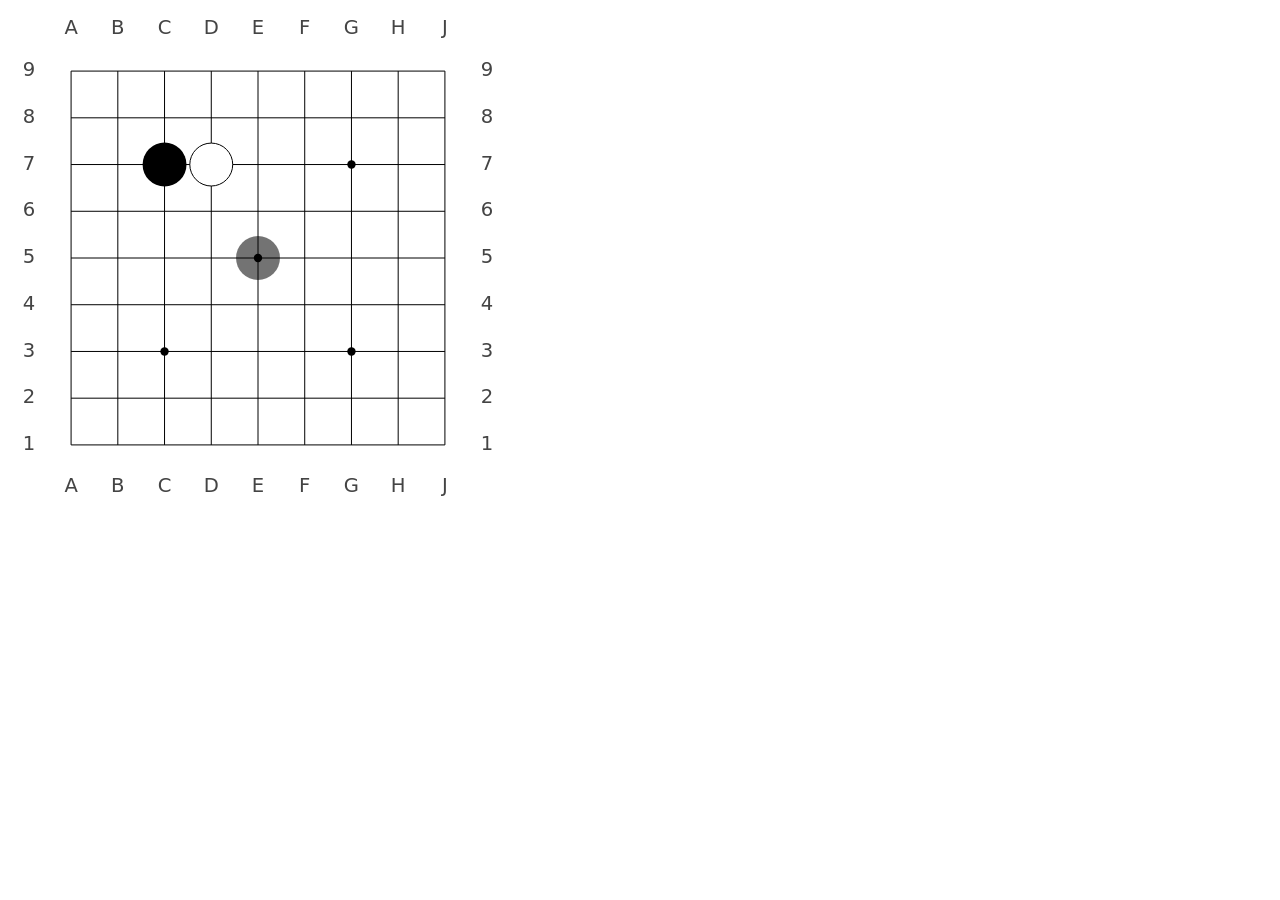
<file: dev/ghost-test.html>
<!DOCTYPE html>
<!-- Dev harness: renders the board with ghost stones forced at fixed
     points (one per color), since headless screenshots can't hover. -->
<html lang="en">
<head>
  <meta charset="utf-8">
  <title>ghost stone test</title>
  <style> #board { width: 500px; aspect-ratio: 1; display: block; } </style>
</head>
<body>
  <canvas id="board"></canvas>
  <script type="module">
    import { Board } from '/viewer/board.js';
    import { BLACK, WHITE, emptyGrid } from '/viewer/colors.js';
    const board = new Board(document.getElementById('board'), { size: 9 });
    const grid = emptyGrid(9);
    grid[2][2] = BLACK;
    grid[2][3] = WHITE;
    board.setPosition({ grid, lastMove: null });
    // force a hover state: black ghost at tengen
    board.setGhost(BLACK);
    board.hover = { x: 4, y: 4 };
    board.draw();
    // and a second board's worth? single is fine — flip color after 0ms tick
    // (screenshot captures black ghost; change to WHITE to eyeball that case)
  </script>
</body>
</html>
</file>
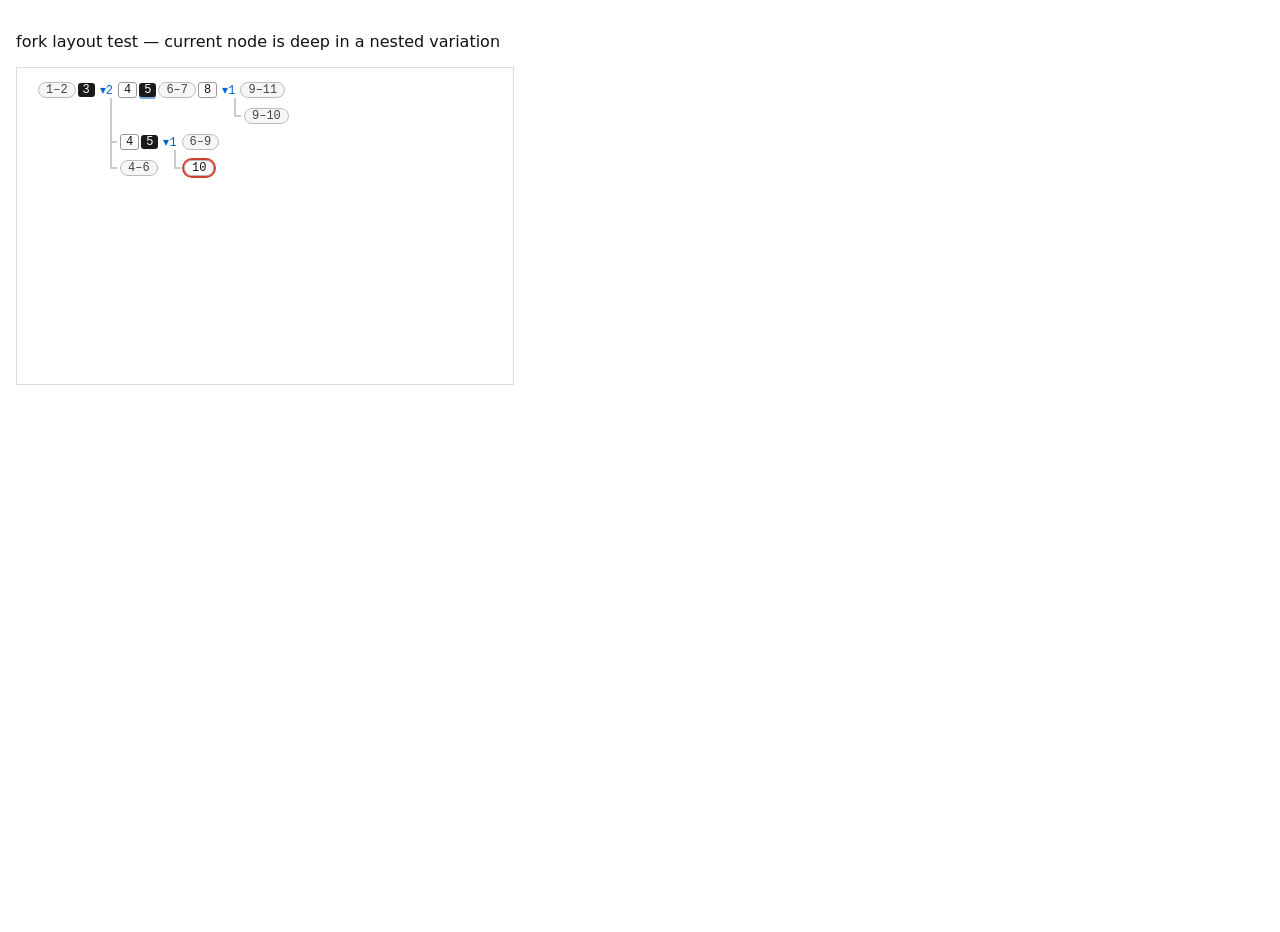
<file: dev/tree-test.html>
<!DOCTYPE html>
<!-- Dev harness: renders the TreeView for a synthetic SGF with nested
     variations and navigates into a sub-variation, so fork layout and
     auto-expansion can be eyeballed (or screenshotted headlessly)
     without clicking. Open via serve.py: /dev/tree-test.html -->
<html lang="en">
<head>
  <meta charset="utf-8">
  <title>tree layout test</title>
  <link rel="stylesheet" href="/viewer/style.css">
  <style>
    body { display: block; padding: 16px; }
    #tree { border: 1px solid #ddd; max-width: 480px; height: 300px; }
  </style>
</head>
<body>
  <p>fork layout test — current node is deep in a nested variation</p>
  <div id="tree"></div>
  <script type="module">
    import { Game } from '/viewer/game.js';
    import { TreeView } from '/viewer/tree.js';

    // The mainline carries TWO forks (after move 3 and after move 8):
    // the later fork's variation must tuck in directly under the line,
    // with the earlier fork's variations fanning out below it.
    const sgf = `(;SZ[19];B[pd];W[dp];B[pq]
      (;W[dd];B[qk]C[main];W[nc];B[pf];W[jd]
        (;B[cd];W[cf];B[fc])
        (;B[fq];W[dn]))
      (;W[nc];B[qf]
        (;W[jd];B[cd];W[df];B[fd])
        (;W[pb];B[qc];W[kc];B[dd];W[cf]))
      (;W[fq];B[cn];W[jp]))`;

    const game = new Game(sgf);
    const tree = new TreeView(document.getElementById('tree'), {
      onSelect: (node) => { game.goTo(node); tree.update(); },
    });
    tree.setGame(game);

    // Walk into: branch at B[pq] → variation W[nc] → its branch → W[pb] line end
    let n = game.root;
    while (n.children.length === 1) n = n.children[0]; // B[pq]
    n = n.children[1]; // W[nc]
    while (n.children.length === 1) n = n.children[0]; // B[qf]
    n = n.children[1]; // W[pb]
    while (n.children.length) n = n.children[0]; // end of that line
    game.goTo(n);
    tree.update();
  </script>
</body>
</html>
</file>
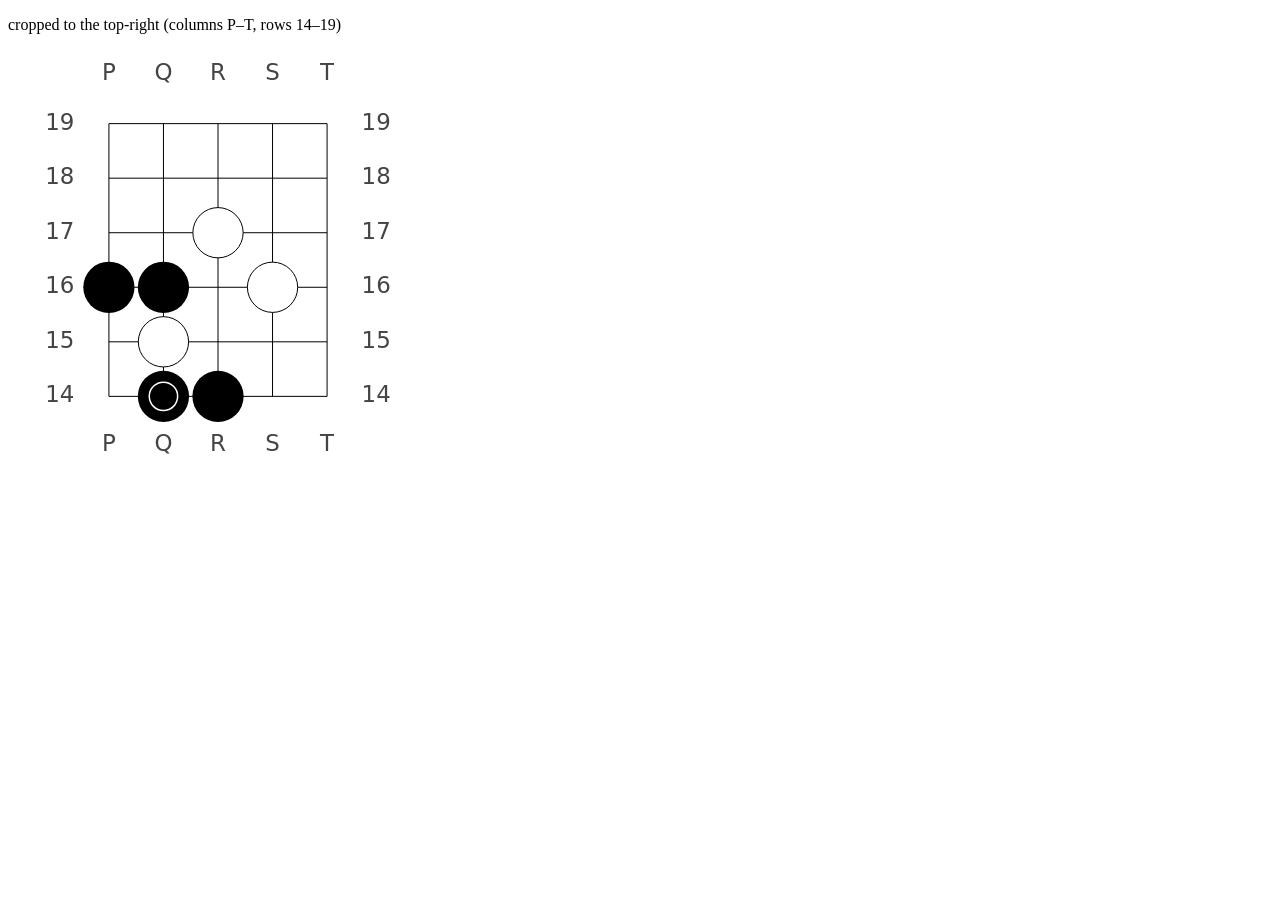
<file: dev/view-test.html>
<!DOCTYPE html>
<!-- Dev harness: render a VW-cropped board (no corpus file uses a real
     crop, so this exercises setView synthetically) — check grid, labels,
     stones, and click mapping all respect the crop. -->
<html lang="en">
<head>
  <meta charset="utf-8">
  <title>VW crop test</title>
  <style> #board { width: 420px; aspect-ratio: 1; display: block; } </style>
</head>
<body>
  <p id="msg">cropped to the top-right (columns P–T, rows 14–19)</p>
  <canvas id="board"></canvas>
  <script type="module">
    import { Board } from '/viewer/board.js';
    import { Game } from '/viewer/game.js';
    // SGF point letters are a–s for a 19 board ('t' is off-board!).
    // VW[oa:sf] = x 14–18, y 0–5 → display columns P–T, rows 14–19.
    const g = new Game('(;SZ[19]VW[oa:sf];AB[pd][qf][od]AW[qc][rd][pe];B[pf])');
    g.toEnd(); // setup stones + the move live past the root
    const board = new Board(document.getElementById('board'), {
      size: 19,
      onPointClick: (x, y) => { document.getElementById('msg').textContent = `clicked ${x},${y}`; },
    });
    board.setSize(19);
    board.setPosition(g.position());
    board.setView(g.viewRect());
  </script>
</body>
</html>
</file>
<file: viewer/style.css>
:root {
  font-family: system-ui, -apple-system, sans-serif;
  color: #111;
}

body {
  margin: 0;
  height: 100vh;
  display: grid;
  grid-template-columns: var(--lcol, 240px) 1fr var(--rcol, 320px);
  background: #fff;
}

aside {
  overflow-y: auto;
  font-size: 13px;
}

#filepane {
  border-right: 1px solid #ddd;
  display: flex;
  flex-direction: column;
  overflow: hidden;
}

#filelist {
  flex: 1;
  min-height: 0;
  overflow-y: auto;
}

/* lower split of the file pane: long game info lives here (see app.js) */
#sideinfo {
  flex: 0 1 auto;
  max-height: 55%;
  overflow-y: auto;
  scrollbar-gutter: stable;
  border-top: 2px solid #40a0a0;
  padding: 8px;
  background: #fafafa;
}

#sideinfo:empty { display: none; }

/* in the sidebar the game info reads as a left-aligned block, not a
   centered banner */
#sideinfo #info { text-align: left; padding-bottom: 6px; }
#sideinfo #gamecomment { text-align: left; max-width: none; }

/* tucked-away file browser: the board column takes the freed space */
body.nofiles { grid-template-columns: 1fr var(--rcol, 320px); }
body.nofiles #filepane { display: none; }
body.nofiles #lsplit { display: none; }

/* --- resize handles between panels --- */
.colsplit {
  position: fixed;
  top: 0;
  bottom: 0;
  width: 7px;
  z-index: 20;
  cursor: col-resize;
}
#lsplit { left: var(--lcol, 240px); margin-left: -4px; }
#rsplit { right: var(--rcol, 320px); margin-right: -4px; }

.rowsplit {
  flex: none;
  height: 7px;
  margin: -3px 0;
  cursor: row-resize;
  z-index: 5;
}

.colsplit:hover, .rowsplit:hover { background: #cfe0f5; }

#split-tree { display: none; } /* only meaningful when the TOC is capped */
body.treeoutline.sidecomment #split-tree { display: block; }

#showfiles {
  display: none;
  position: fixed;
  top: 8px;
  left: 8px;
  z-index: 10;
  font: 12px system-ui, sans-serif;
  background: #fff;
  border: 1px solid #bbb;
  border-radius: 4px;
  padding: 3px 8px;
  cursor: pointer;
  color: #444;
}

#showfiles:hover { background: #f0f0f0; }
body.nofiles #showfiles { display: block; }

#treepane {
  border-left: 1px solid #ddd;
  display: flex;
  flex-direction: column;
  overflow: hidden;
}

#filehead, #treehead {
  position: sticky;
  top: 0;
  background: #fafafa;
  border-bottom: 1px solid #ddd;
  padding: 6px 8px;
  display: flex;
  align-items: center;
  gap: 6px;
  font-weight: 600;
}

#path {
  overflow: hidden;
  text-overflow: ellipsis;
  white-space: nowrap;
  direction: rtl; /* keep the tail of long paths visible */
}

#filelist .entry {
  padding: 1px 10px;
  cursor: pointer;
  white-space: nowrap;
  overflow: hidden;
  text-overflow: ellipsis;
}

#filelist .entry:hover { background: #f0f0f0; }
#filelist .entry.dir { font-weight: 600; }
#filelist .entry.current { background: #e6efff; }

main {
  display: flex;
  flex-direction: column;
  align-items: center;
  overflow-y: auto;
  scrollbar-gutter: stable;
  padding: 10px 16px;
  min-width: 0;
}

#recordbar {
  display: none;
  font-size: 13px;
  color: #444;
  padding: 2px 0 6px;
}

body.multirecord #recordbar { display: block; }

#crumb {
  color: #888;
  font-size: 12px;
  margin-left: 8px;
}

#recordbar select {
  font: 13px system-ui, sans-serif;
  max-width: 60vw;
  border: 1px solid #bbb;
  border-radius: 4px;
  padding: 2px 6px;
}

#info {
  font-size: 14px;
  padding: 2px 0 4px;
  color: #333;
  text-align: center;
}

#gamecomment {
  font-size: 13px;
  font-style: italic;
  color: #555;
  padding: 0 0 6px;
  max-width: min(76vh, 100%, 760px);
  white-space: pre-wrap;
  text-align: center;
}

#boardwrap {
  width: min(76vh, 100%, 760px);
}

#board {
  display: block;
  width: 100%;
  aspect-ratio: 1;
  cursor: pointer;
}

#controls {
  display: flex;
  align-items: center;
  gap: 4px;
  padding: 10px 0 4px;
}

#controls button {
  font: 13px system-ui, sans-serif;
  background: #fff;
  border: 1px solid #bbb;
  border-radius: 4px;
  padding: 3px 9px;
  cursor: pointer;
  color: #222;
}

#controls button:hover { background: #f0f0f0; }
#controls .sep { width: 10px; }

#movecount {
  font-size: 12px;
  color: #666;
  padding: 2px 0 6px;
}

#movesat {
  font-size: 12px;
  color: #666;
  max-width: min(76vh, 100%, 760px);
  text-align: center;
}

#movesat:empty { display: none; }

#feedback {
  min-height: 20px;
  font-size: 15px;
  font-weight: 600;
}

#feedback.correct { color: #2e7d32; }
#feedback.fail { color: #c62828; }
#feedback.offpath { color: #e65100; }

/* right-click-a-node source popup */
#nodesrc {
  position: fixed;
  z-index: 100;
  width: 440px;
  max-width: calc(100vw - 16px);
  max-height: 60vh;
  overflow: auto;
  background: #fff;
  border: 1px solid #888;
  border-radius: 6px;
  box-shadow: 0 4px 18px rgba(0, 0, 0, 0.28);
}

#nodesrc .nshead {
  position: sticky;
  top: 0;
  display: flex;
  justify-content: space-between;
  align-items: center;
  background: #f0f0f0;
  border-bottom: 1px solid #ddd;
  padding: 4px 6px 4px 10px;
  font: 600 12px system-ui, sans-serif;
}

#nodesrc .nshead button {
  border: none;
  background: none;
  cursor: pointer;
  font-size: 17px;
  line-height: 1;
  color: #666;
  padding: 0 4px;
}

#nodesrc .nshead button:hover { color: #000; }

#nodesrc pre {
  margin: 0;
  padding: 8px 10px;
  white-space: pre-wrap;
  word-break: break-word;
  font: 12px ui-monospace, Menlo, monospace;
  color: #222;
}

.wlink {
  color: #1452b8;
  text-decoration: underline;
  cursor: pointer;
}

.wlink:hover { background: #e6efff; }

#comment {
  white-space: pre-wrap;
  width: min(76vh, 100%, 760px);
  font-size: 14px;
  line-height: 1.45;
  color: #222;
  padding-bottom: 24px;
}

/* inline mark conventions in comments (display only) */
.cmark {
  font-weight: 600;
  padding: 0 1px;
}

.clabel {
  font: 600 12px ui-monospace, Menlo, monospace;
  background: #e8f0fe;
  border: 1px solid #b8cdf0;
  border-radius: 3px;
  padding: 0 4px;
  margin: 0 1px;
}

/* --- game tree --- */

#tree {
  flex: 1;
  overflow: auto; /* both axes: lines of play never wrap */
  padding: 8px;
  font: 12px ui-monospace, Menlo, monospace;
}

/* slide outline: linear .wgf lessons (no moves, no branches) list their
   nodes as a clickable, numbered table of contents instead of a tree */
.outline { display: flex; flex-direction: column; }

.oline {
  display: flex;
  gap: 8px;
  align-items: baseline;
  padding: 3px 8px;
  cursor: pointer;
  border-radius: 4px;
  font: 13px system-ui, sans-serif;
  white-space: normal;
}

.oline:hover { background: #f0f0f0; }
.oline.current { background: #e6efff; outline: 2px solid #d04030; }
.oline .onum { color: #999; min-width: 1.6em; text-align: right; flex: none; }
.oline .otitle { color: #222; }

/* Lines of play are packed by TreeView._layout into absolute rows;
   connector bars live in the SVG layer behind them. */
.treewrap { position: relative; }

.treewrap .connectors {
  position: absolute;
  top: 0;
  left: 0;
  pointer-events: none;
}

.line {
  position: absolute;
  display: flex;
  align-items: center;
  height: 20px;
  white-space: nowrap;
}

.line > * { flex: none; }

.move {
  display: inline-block;
  padding: 0 5px;
  margin: 0 1px;
  border-radius: 3px;
  cursor: pointer;
}

.move.b { background: #1a1a1a; color: #fff; }
.move.w { background: #fff; color: #111; border: 1px solid #999; }
.move.setup { color: #777; }
.move.commented { box-shadow: 0 2px 0 #7aa7d6; }
.move.current { outline: 2px solid #d04030; }

.seg {
  display: inline-block;
  padding: 0 7px;
  margin: 0 1px;
  border-radius: 9px;
  border: 1px solid #bbb;
  background: #f6f6f6;
  color: #444;
  cursor: pointer;
}

.seg:hover { background: #ececec; }
.seg.current { outline: 2px solid #d04030; background: #fff; color: #111; }

.toggle {
  color: #06c;
  cursor: pointer;
  padding: 0 4px;
  user-select: none;
}

/* --- edit panel --- */

#editpane {
  border-top: 1px solid #ddd;
  padding: 8px;
  display: flex;
  flex-direction: column;
  gap: 6px;
  background: #fafafa;
  flex: 0 0 auto;
  height: var(--edith, auto); /* #split-edit handle sets this */
  overflow-y: auto;
}

#tools { display: flex; gap: 4px; flex-wrap: wrap; }

#tools .tool {
  font: 13px system-ui, sans-serif;
  background: #fff;
  border: 1px solid #bbb;
  border-radius: 4px;
  padding: 2px 8px;
  cursor: pointer;
  color: #222;
}

#tools .tool:hover { background: #f0f0f0; }
#tools .tool.active { background: #1a1a1a; color: #fff; border-color: #1a1a1a; }
#tools .sep { flex: 1; }
#solvemode.active { background: #1452b8; border-color: #1452b8; color: #fff; }
#enginemode.active { background: #2e7d32; border-color: #2e7d32; color: #fff; }
#exploremode.active { background: #00695c; border-color: #00695c; color: #fff; }
#scorebtn.active { background: #6a1b9a; border-color: #6a1b9a; color: #fff; }
#numbersbtn.active { background: #1a1a1a; border-color: #1a1a1a; color: #fff; }
#josekibtn.active { background: #b8860b; border-color: #b8860b; color: #fff; }

/* joseki panel: lower split of the tree pane, shown only in joseki mode */
#josekipane {
  display: none;
  flex: 0 1 auto;
  max-height: 45%;
  overflow-y: auto;
  scrollbar-gutter: stable;
  border-top: 2px solid #b8860b;
  background: #fafafa;
}

body.joseki #josekipane { display: block; }
body.joseki #tree { flex: 1; }

#josekihead {
  position: sticky;
  top: 0;
  background: #fafafa;
  padding: 6px 8px;
  font-weight: 600;
  border-bottom: 1px solid #eee;
}

#josekibody { padding: 8px; font-size: 13px; }

/* long node comments relocate here (below the tree), like the joseki panel */
#commentpane {
  display: none;
  flex: 0 1 auto;
  max-height: 50%;
  overflow-y: auto;
  scrollbar-gutter: stable; /* reserve room so text doesn't run under the scrollbar */
  border-top: 2px solid #ddd;
  background: #fafafa;
}

body.sidecomment #commentpane { display: block; }
body.sidecomment #tree { flex: 1; }

/* A .wgf slide-outline TOC is capped to a few lines (the current slide is
   scrolled into view) so the notes panel below gets the rest of the space.
   The #split-tree handle adjusts --toch. */
body.treeoutline.sidecomment #tree {
  flex: 0 0 auto;
  height: var(--toch, 132px);
  min-height: 48px;
  max-height: 60vh;
}
body.treeoutline.sidecomment #commentpane {
  flex: 1 1 auto;
  max-height: none;
}

#commenthead {
  position: sticky;
  top: 0;
  background: #fafafa;
  padding: 6px 8px;
  font-weight: 600;
  border-bottom: 1px solid #eee;
}

/* the relocated #comment fills the panel rather than the board column */
#commentpane #comment {
  width: auto;
  max-width: none;
  padding: 8px;
}
#josekibody .jmsg { color: #666; }
#josekibody .jcomment { white-space: pre-wrap; color: #222; padding-bottom: 6px; }

#josekibody .jcont {
  display: flex;
  flex-wrap: wrap;
  gap: 4px;
  margin-top: 4px;
}

#josekibody .jmove {
  font: 12px ui-monospace, Menlo, monospace;
  border: 1px solid #bbb;
  border-radius: 9px;
  padding: 1px 8px;
  cursor: pointer;
  background: #fff;
}

#josekibody .jmove:hover { background: #f0e6c8; }
#josekibody .jnav { margin-top: 8px; }
#josekibody .jback { border-color: #999; }
#josekibody .jplay { background: #b8860b; color: #fff; border-color: #b8860b; }
#josekibody .jplay:hover { background: #a07408; }
#josekibody .jcorners { margin-bottom: 6px; }
#josekibody .jcorner.sel { background: #b8860b; color: #fff; border-color: #b8860b; }
#josekibody .jalts { margin-bottom: 6px; }
#josekibody .jaltsel {
  max-width: 100%;
  font: 12px system-ui, sans-serif;
  border: 1px solid #bbb;
  border-radius: 4px;
  padding: 1px 4px;
  background: #fff;
}

#strength {
  font: 13px system-ui, sans-serif;
  border: 1px solid #bbb;
  border-radius: 4px;
  background: #fff;
  padding: 2px 4px;
}

#commentbox {
  font: 13px system-ui, sans-serif;
  border: 1px solid #ccc;
  border-radius: 4px;
  padding: 5px 7px;
  resize: vertical;
}

#saverow { display: flex; gap: 5px; }

#savename {
  flex: 1;
  min-width: 0;
  font: 12px ui-monospace, Menlo, monospace;
  border: 1px solid #ccc;
  border-radius: 4px;
  padding: 3px 7px;
}

#save, #new {
  font: 13px system-ui, sans-serif;
  background: #fff;
  border: 1px solid #bbb;
  border-radius: 4px;
  padding: 3px 12px;
  cursor: pointer;
}

#save:hover, #new:hover { background: #f0f0f0; }
#save.dirty::after { content: ' •'; color: #d04030; font-weight: 700; }

#savestatus {
  font-size: 12px;
  color: #666;
  min-height: 14px;
}
</file>
